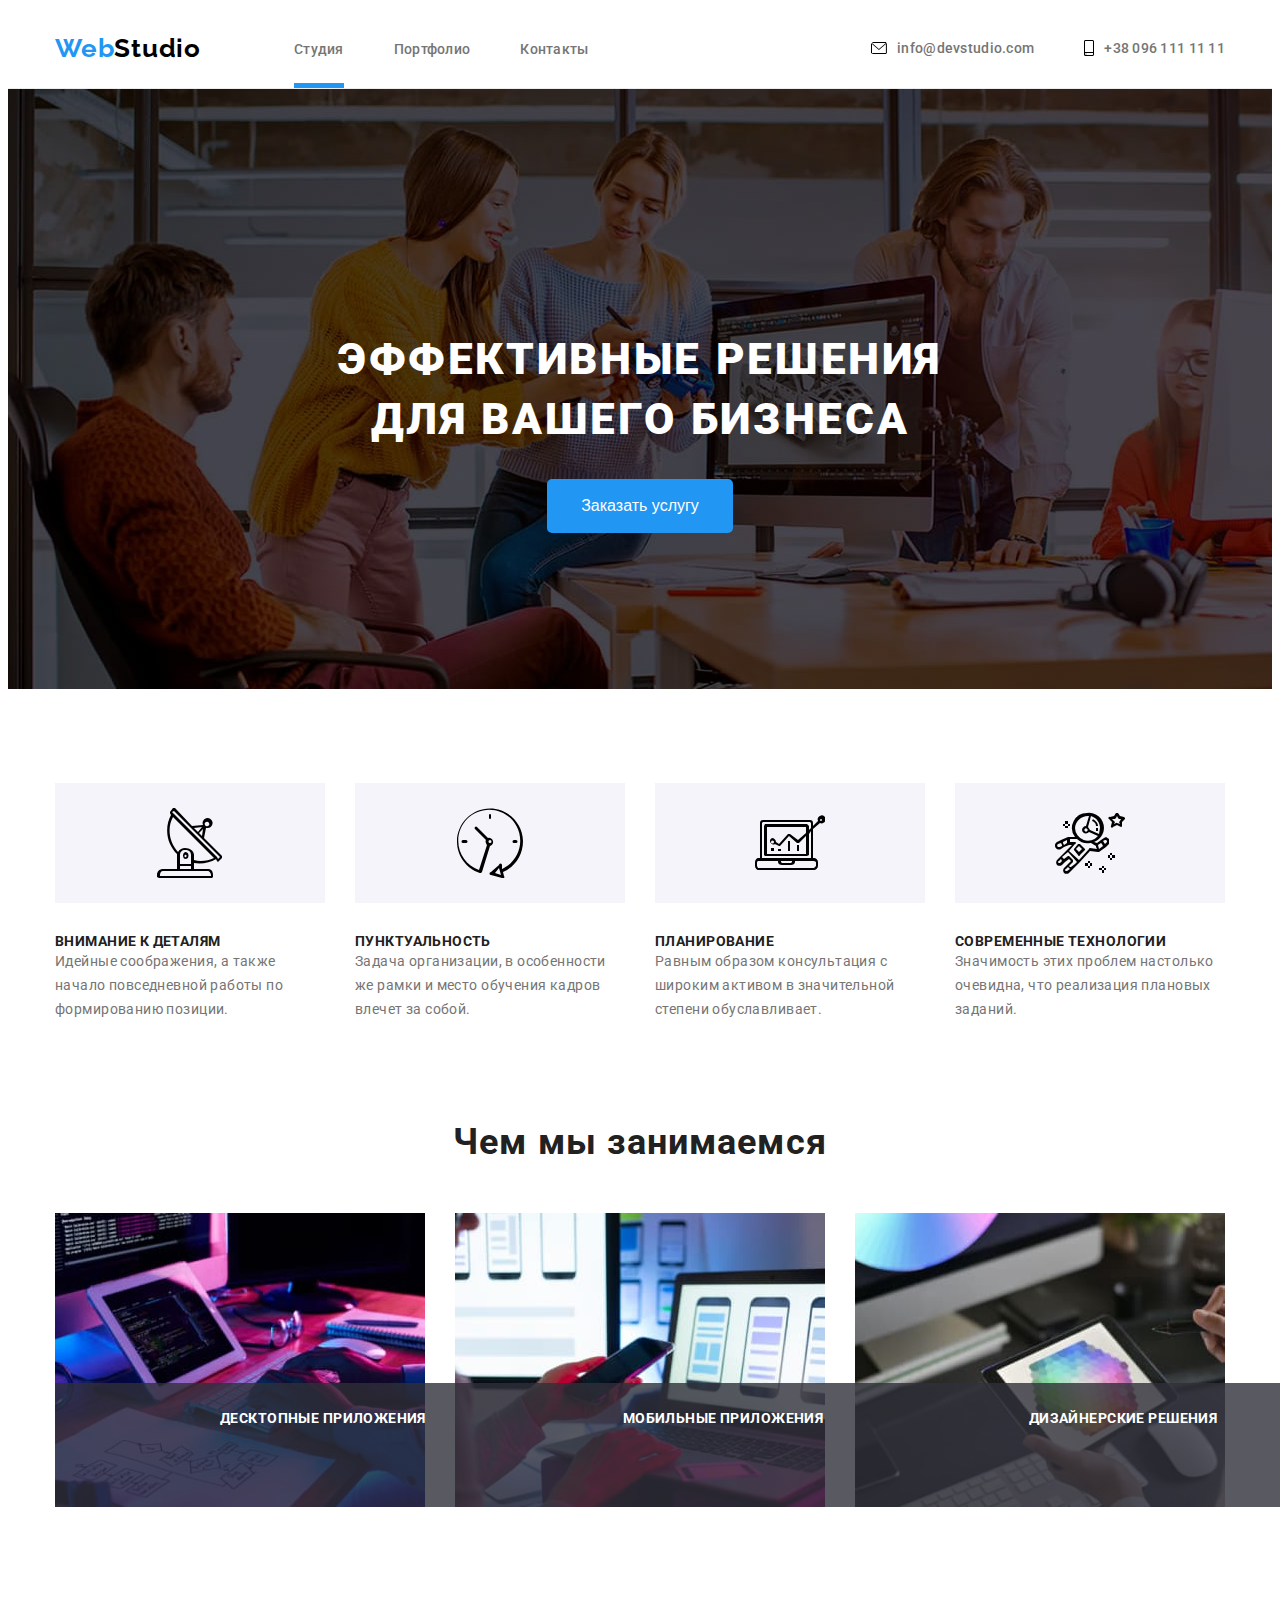
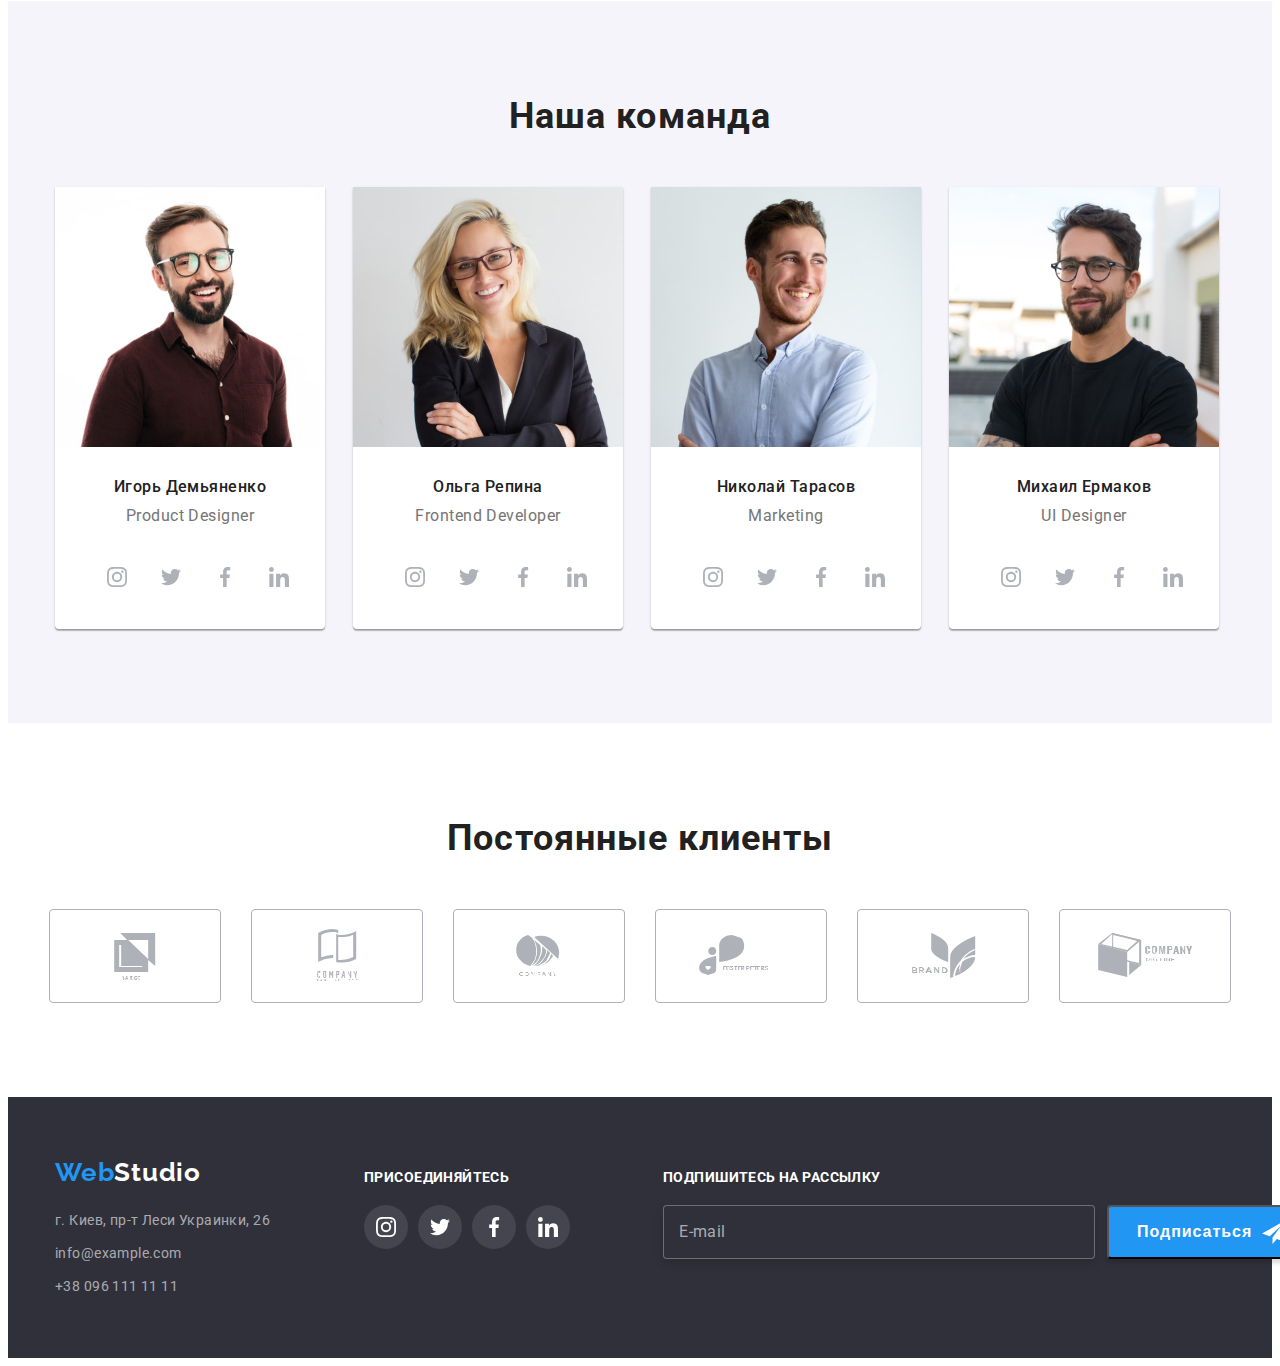
<file: index.html>
<!DOCTYPE html>
<html lang="ru">
<head>
    <meta charset="UTF-8">
    <meta http-equiv="X-UA-Compatible" content="IE=edge">
    <meta name="viewport" content="width=device-width, initial-scale=1.0">
    <title>Домашка №6 </title>
    <link href="https://fonts.googleapis.com/css2?family=Raleway:wght@700&family=Roboto:wght@400;500;700;900&display=swap" rel="stylesheet">
    <link rel="stylesheet" href="https://cdnjs.cloudflare.com/ajax/libs/modern-normalize/1.1.0/modern-normalize.min.css" integrity="sha512-wpPYUAdjBVSE4KJnH1VR1HeZfpl1ub8YT/NKx4PuQ5NmX2tKuGu6U/JRp5y+Y8XG2tV+wKQpNHVUX03MfMFn9Q==" crossorigin="anonymous" referrerpolicy="no-referrer" /> 
    <link rel="stylesheet" href="./css/styles.css">
</head>
 
     
<body>
    <!-- Шапка -->
    <div class = "body">
    <div class = "container">
                   
                <div class = "menu">
                    <a href = "" class="link-webstydio web">Web<span class = "span-stydio stydio">Studio</span></a>
                    <!-- Навигация -->
                    
                    <nav>
                    <ul class = "nav">
                        <li class = "item"><a href = "./index.html" class="link-nav one">Студия</a></li>
                        <li class = "item"><a href = "./portfolio.html" class="link-nav">Портфолио</a></li>
                        <li class = "item"><a href = "" class="link-nav">Контакты</a></li>
                    </ul>
                    </nav>
                    <ul class = "contact">
                        <li class = "item envelope">
                            <div class  = "unite">
                            <a href = "malto:info@devstudio.com" class="link-nav email">
                                <span class = "indent">info@devstudio.com</span>
                                <svg class = "icone-email link-nav" width = "16" height = "12">
                                    <use href = "./images/sprite1.svg#envelope"></use>
                                </svg>
                            </a>
                            </div>
                        </li>
                        <li class = "item smartphone">
                            <div class  = "unite">
                            <a href = "tel:+380961111111" class="link-nav tels">
                                <span class = "indent">+38 096 111 11 11</span>
                                
                                <svg class = "icone-email" width = "10" height = "16">
                                    <use href = "./images/smartphone1.svg#smartphone-1"></use>
                                </svg>
                            </a>
                            </div>
                        </li>
                    </ul>
                </div>
    </div>
    </div>        
    <section class = "page-header">
        <h1 class = "header-title">Эффективные решения для вашего бизнеса</h1>
        <button class = "service" data-modal-open>Заказать услугу</button>
    </section>

    
    <div class = "container">
    <!-- Основной контент -->

        <section class = "sections">
            <h2 class = "title-list" hidden>Наши усовершенствования</h2>
            <ul class = "list item">
                <li class = "li-item antenna-item">
                    <div class = "fone">
                    <svg class = "fon-svg" width = "70" height = "70">
                        <use href = "./images/sprite1.svg#antenna"></use>
                    </svg>
                    </div> 
                    <h3 class = li-title>Внимание к деталям</h3>
                    <p class = "text">Идейные соображения, а также начало повседневной работы по формированию позиции.</p>
                </li>
                <li class = "li-item clock-item">
                    <div class = "fone">
                        <svg class = "fon-svg" width = "70" height = "70">
                            <use href = "./images/sprite1.svg#clock"></use>
                        </svg>
                        </div>
                    <h3 class = "li-title">Пунктуальность</h3>
                    <p class = "text">Задача организации, в особенности же рамки и место обучения кадров влечет за собой.</p>
                </li>
                <li class = "li-item diagram-item">
                    <div class = "fone">
                        <svg class = "fon-svg" width = "70" height = "70">
                            <use href = "./images/sprite1.svg#diagram"></use>
                        </svg>
                        </div>
                    <h3 class = "li-title">Планирование</h3>
                    <p class = "text">Равным образом консультация с широким активом в значительной степени обуславливает.</p>
                </li>
                <li class = "li-item astronaut-item">
                    <div class = "fone">
                        <svg class = "fon-svg" width = "70" height = "70">
                            <use href = "./images/sprite1.svg#astronaut"></use>
                        </svg>
                        </div>
                    <h3 class = "li-title">Современные технологии</h3>
                    <p class = "text">Значимость этих проблем настолько очевидна, что реализация плановых заданий.</p>
                </li>
            </ul>
        </section>
        <!--Наши преимущества-->
        <section class = "feature">
            <h2 class = "title-list">Чем мы занимаемся</h2>
            <ul class = "list our-team">             
                <li class = "our-team">
                    <img src = "images/photo1.jpg" width = "370" alt = "работа на ноутбуке над кодом приложения" />
                    <p class = "picture-title">Десктопные приложения</p>
                </li>
                <li class = "our-team">
                    <img src = "images/photo2.jpg" width = "370" alt = "работа над мобильным приложением" />
                    <p class = "picture-title">Мобильные приложения</p>
                </li>
                <li class = "our-team">
                    <img src = "images/photo3.jpg" width = "370" alt = "работа на ноутбуке с цветом" />
                    <p class = "picture-title">Дизайнерские решения</p>
                </li>
            </ul>            
        </section>
    </div>
        <div class = "command-item">
        
        <section class = "our-command">
             
            <div class = "container"> 
            <h2 class = "title-list">Наша команда</h2>
                 
                 <ul class = "list command-item">
                    <li class = "command">
                        <img src = "images/img2.jpg" width = "270" alt = "Product Designer" />               
                        <h3 class = "username">Игорь Демьяненко</h3>                
                        <p class = "profession" lang = "en">Product Designer</p>
                        <ul class = " cart-social">
                            <li class = "social-item istagram">
                                <a class = "link-social cart" href = "">
                                    <svg class = "a-icon social-network" width = "20" height = "20">
                                        <use href = "./images/sprite.svg#instagram"></use>
                                    </svg>
                                </a>
                            </li>
                            <li class = "social-item twitter">
                                <a class = "link-social cart" href = "">
                                    <svg class = "a-icon social-network" width = "20" height = "20">
                                        <use href = "./images/sprite.svg#twitter"></use>
                                    </svg>
                                </a>
                            </li>
                            <li class = "social-item facebook">
                                <a class = "link-social cart" href = "">
                                    <svg class = "a-icon social-network" width = "20" height = "20">
                                        <use href = "./images/sprite.svg#facebook"></use>
                                    </svg>
                                </a>
                            </li>
                            <li class = "social-item linkedin">
                                <a class = "link-social cart" href = "">
                                    <svg class = "a-icon social-network" width = "20" height = "20">
                                        <use href = "./images/sprite.svg#linkedin"></use>
                                    </svg>
                                </a>
                            </li>
                        </ul>
                    </li>
                    <li class = "command">                   
                        <img src = "images/img3.jpg" width = "270" alt = "Frontend Developer" />                   
                        <h3 class = "username">Ольга Репина</h3>             
                        <p class = "profession" lang = "en">Frontend Developer</p>
                        <ul class = "cart-social">
                            <li class = "social-item istagrams">
                                <a class = "link-social cart" href = "">
                                    <svg class = "a-icon social-network" width = "20" height = "20">
                                        <use href = "./images/sprite.svg#instagram"></use>
                                    </svg>
                                </a>
                            </li>
                            <li class = "social-item  twitter">
                                <a class = "link-social cart" href = "">
                                    <svg class = "a-icon social-network" width = "20" height = "20">
                                        <use href = "./images/sprite.svg#twitter"></use>
                                    </svg>
                                </a>
                            </li>
                            <li class = "social-item facebook">
                                <a class = "link-social cart" href = "">
                                    <svg class = "a-icon social-network" width = "20" height = "20">
                                        <use href = "./images/sprite.svg#facebook"></use>
                                    </svg>
                                </a>
                            </li>
                            <li class = "social-item linkedin">
                                <a class = "link-social cart" href = "">
                                    <svg class = "a-icon social-network" width = "20" height = "20">
                                        <use href = "./images/sprite.svg#linkedin"></use>
                                    </svg>
                                </a>
                            </li>
                        </ul>
                    </li>
                    <li class = "command">                   
                        <img src = "images/imga.jpg" width = "270" alt = "Marketing" />                   
                        <h3 class = "username">Николай Тарасов</h3>             
                        <p class = "profession" lang = "en">Marketing</p>
                        <ul class = " cart-social">
                            <li class = "social-item istagram">
                                <a class = "link-social cart" href = "">
                                    <svg class = "a-icon social-network" width = "20" height = "20">
                                        <use href = "./images/sprite.svg#instagram"></use>
                                    </svg>
                                </a>
                            </li>
                            <li class = "social-item twitter">
                                <a class = "link-social cart" href = "">
                                    <svg class = "a-icon social-network" width = "20" height = "20">
                                        <use href = "./images/sprite.svg#twitter"></use>
                                    </svg>
                                </a>
                            </li>
                            <li class = "social-item facebook">
                                <a class = "link-social cart" href = "">
                                    <svg class = "a-icon social-network" width = "20" height = "20">
                                        <use href = "./images/sprite.svg#facebook"></use>
                                    </svg>
                                </a>
                            </li>
                            <li class = "social-item linkedin">
                                <a class = "link-social cart" href = "">
                                    <svg class = "a-icon social-network" width = "20" height = "20">
                                        <use href = "./images/sprite.svg#linkedin"></use>
                                    </svg>
                                </a>
                            </li>
                        </ul>
                    </li>
                    <li class = "command">                   
                        <img src = "images/img1.jpg" width = "270" alt = "UI Designer" />                   
                        <h3 class = "username">Михаил Ермаков</h3>             
                        <p class = "profession" lang = "en">UI Designer</p>
                        <ul class = " cart-social">
                            <li class = "social-item istagram">
                                <a class = "link-social cart" href = "">
                                    <svg class = "a-icon social-network" width = "20" height = "20">
                                        <use href = "./images/sprite.svg#instagram"></use>
                                    </svg>
                                </a>
                            </li>
                            <li class = "social-item twitter">
                                <a class = "link-social cart" href = "">
                                    <svg class = "a-icon social-network" width = "20" height = "20">
                                        <use href = "./images/sprite.svg#twitter"></use>
                                    </svg>
                                </a>
                            </li>
                            <li class = "social-item facebook">
                                <a class = "link-social cart" href = "">
                                    <svg class = "a-icon social-network" width = "20" height = "20">
                                        <use href = "./images/sprite.svg#facebook"></use>
                                    </svg>
                                </a>
                            </li>
                            <li class = "social-item linkedin">
                                <a class = "link-social cart" href = "">
                                    <svg class = "a-icon social-network" width = "20" height = "20">
                                        <use href = "./images/sprite.svg#linkedin"></use>
                                    </svg>
                                </a>
                            </li>
                        </ul>
                    </li>
                </ul>
            </div>
               
        </section>    
    </div>
    <div class = "zero"></div>
    <div class = "container">
        <div class = "regular-customers">
            <h2 class = "clients">Постоянные клиенты</h2>
            <ul class = "list icon-list">
                <li class = "icon-item">
                    <!--<img class = "img-block" src = "./images/client1.svg" alt = "логотип компании <span lang = 'en'>YA & CO</span>">-->
                    <a class = "client-good" href = "">
                        <svg class = "client-good-icon">
                            <use href = "./images/sprite1.svg#client1"></use>
                        </svg>
                    </a>
                </li>
                <li class = "icon-item">
                    <!--<img src = "./images/client2.svg" alt = "логотип компании <span lang = 'en'>COMPANY TEGLINE HERE</span>">-->
                    <a class = "client-good" href = "">
                        <svg class = "client-good-icon">
                            <use href = "./images/sprite1.svg#client2"></use>
                        </svg>
                    </a>
                </li>
                <li class = "icon-item">
                    <!--<img src = "./images/client3.svg" alt = "логотип компании <span lang = 'en'>COMPANY</span>">-->
                    <a class = "client-good" href = "">
                        <svg class = "client-good-icon">
                            <use href = "./images/sprite1.svg#client3"></use>
                        </svg>
                    </a>
                </li>
                <li class = "icon-item">
                    <!--<img class = "hover" src = "./images/client4.svg" alt = "логотип компании <span lang = 'en'>FOSTERS PETERS</span>">-->
                    <a class = "client-good" href = "">
                        <svg class = "client-good-icon">
                            <use href = "./images/sprite1.svg#client4"></use>
                        </svg>
                    </a>
                </li>
                <li class = "icon-item">
                    <!--<img src = "./images/client5.svg" alt = "логотип компании <span lang = 'en'>BREND</span>">-->
                    <a class = "client-good" href = "">
                        <svg class = "client-good-icon">
                            <use href = "./images/sprite1.svg#client5"></use>
                        </svg>
                    </a>
                </li>
                <li class = "icon-item">
                    <!--<img src = "./images/client6.svg" alt = "логотип компании <span lang = 'en'>COMPANY TAG LINE</span>">-->
                    <a class = "client-good" href = "">
                        <svg class = "client-good-icon">
                            <use href = "./images/sprite1.svg#client6"></use>
                        </svg>
                    </a>
                </li>
            </ul>
        </div>
    </div>
    </main>
       
     
    <footer class = "footer">
        <!--Логотип-->

        <div class = "container">
            <div class = "total">
            <div class = "contact-footer">
                <a href = "" class="link-webstydio web">Web<span class = "span-stydio-footer stydio">Studio</span></a>
                <address>
                    <p class = "address">г. Киев, пр-т Леси Украинки, 26</p>                    
                    <p class = "text-email"><a href = "mailto:info@example.com" class=" email-footer">info@example.com</a></p>
                    <p class = "text-tel"><a href = "tel:+380961111111" class="tel">+38 096 111 11 11</a></p>             
                </address>
            </div>
        <div class = "social-footer">
            <h3 class = "footer-text-title">присоединяйтесь</h3>
            <ul class = "list list-social">
                <li class = "social-item  ">
                    <a class = "link-social" href = "">
                        <svg class = "a-icon" width = "20" height = "20">
                            <use href = "./images/sprite.svg#instagram"></use>
                        </svg>
                    </a>
                </li>
                <li class = "social-item  ">
                    <a class = "link-social twitter-link" href = "">
                        <svg class = "a-icon" width = "20" height = "20">
                            <use href = "./images/sprite.svg#twitter"></use>
                        </svg>
                    </a>
                </li>
                <li class = "social-item  ">
                    <a class = "link-social" href = "">
                        <svg class = "a-icon" width = "20" height = "20">
                            <use href = "./images/sprite.svg#facebook"></use>
                        </svg>
                    </a>
                </li>
                <li class = "social-item  ">
                    <a class = "link-social" href = "">
                        <svg class = "a-icon" width = "20" height = "20">
                            <use href = "./images/sprite.svg#linkedin"></use>
                        </svg>
                    </a>
                </li> 
            </ul>
        </div>
        <div class = "form-footer">
            <h3 class = "subscribe">Подпишитесь на рассылку</h3>
            <form class = "form-mailing">
                <div class = "form-flex">
                    <div class = "footer-input">                        
                        <input class = "input-text" type = "email" name = "emal" id = "emal">
                        <label class = "emal-mailing">E-mail</label>
                    </div>
                    <div class = "form-submit">
                        <button class = "form-btn-submit">
                            Подписаться
                            <svg class = "icon-send" width = "24" height = "24">
                                <use href = "./images/icon-send.svg#icon-send"></use>
                            </svg>
                        </button>
                    </div>
                </div>
            </form>
        </div>
        </div>
    </div>
    </footer>  
                <!-- Модальное окно-->
    <div class = "modal is-hidden" data-modal>
        
        <div class = "modal-in">
            <div class = "form-modal"> 
            <form class="form js-speaker-form">
                <h2 class = "modal-title">Оставьте свои данные, мы вам перезвоним</h2>
                <div class = "element">
                <div class="form-field">
                    <label class="form-label" for="user-name">Имя</label>                        
                    <input class="form-input" type="text" name="user-name" id="user-name" placeholder=" "  />
                    <span class = "icon">
                        <svg  width = "18" height = "18">
                            <use href = "./images/icons.svg#person-black-18dp-1"></use>
                        </svg>
                    </span>
                  
                </div>
            
                <div class="form-field">
                    <label class = "form-label" for="tel">Телефон</label>
                    <input class = "form-input" type="tel" name="tel" id="tel" placeholder=" "/>
                    <span class = "icon">
                        <svg  width = "18" height = "18">
                            <use href = "./images/icons.svg#phone-black-18dp-1"></use>
                        </svg>
                    </span>                   
                </div>            
                <div class="form-field">
                    <label class = "form-label" for="mail">Почта</label>
                    <input class = "form-input" type="email" name="mail" id="mail" placeholder=" "/>
                    <span class = "icon">
                        <svg  width = "18" height = "18">
                            <use href = "./images/icons.svg#email-black-18dp-1"></use>
                        </svg>
                    </span>
                   
                </div>

                <div class="form-field">                     
                    <label class = "label-comment" for="comment"> коментарий</lable>
                    <textarea class = "comment" name="comment" id="comment" rows="8" cols="40" placeholder="Введите текст"></textarea>                     
                </div>
                </div>
                <div class = "custom">
                    <label class = "policy-label">
                        <input type = "checkbox" name = "policy" class = "real-checkbox">
                        <span class = "custom-checkbox"></span>
                        Соглашаюсь с рассылкой и принимаю <a class = "check-policy" href = "">Условия договора</a>
                    </label>
                </div>                 
                <div class = "button-center">
                    <button class = "btn-send">Отправить</button>
                </div>
                </form>
            </div>
          <button type = "button" class = "button-modal-close" data-modal-close>
              <svg class = "close-btn" width = "18" height = "18">
                  <use href = "./images/close.svg#close"></use>
              </svg>
          </button>
        
      
      </div> 
    </div>

 
  
  <script src="./js/modal.js"></script>
</body>
</html>
</file>
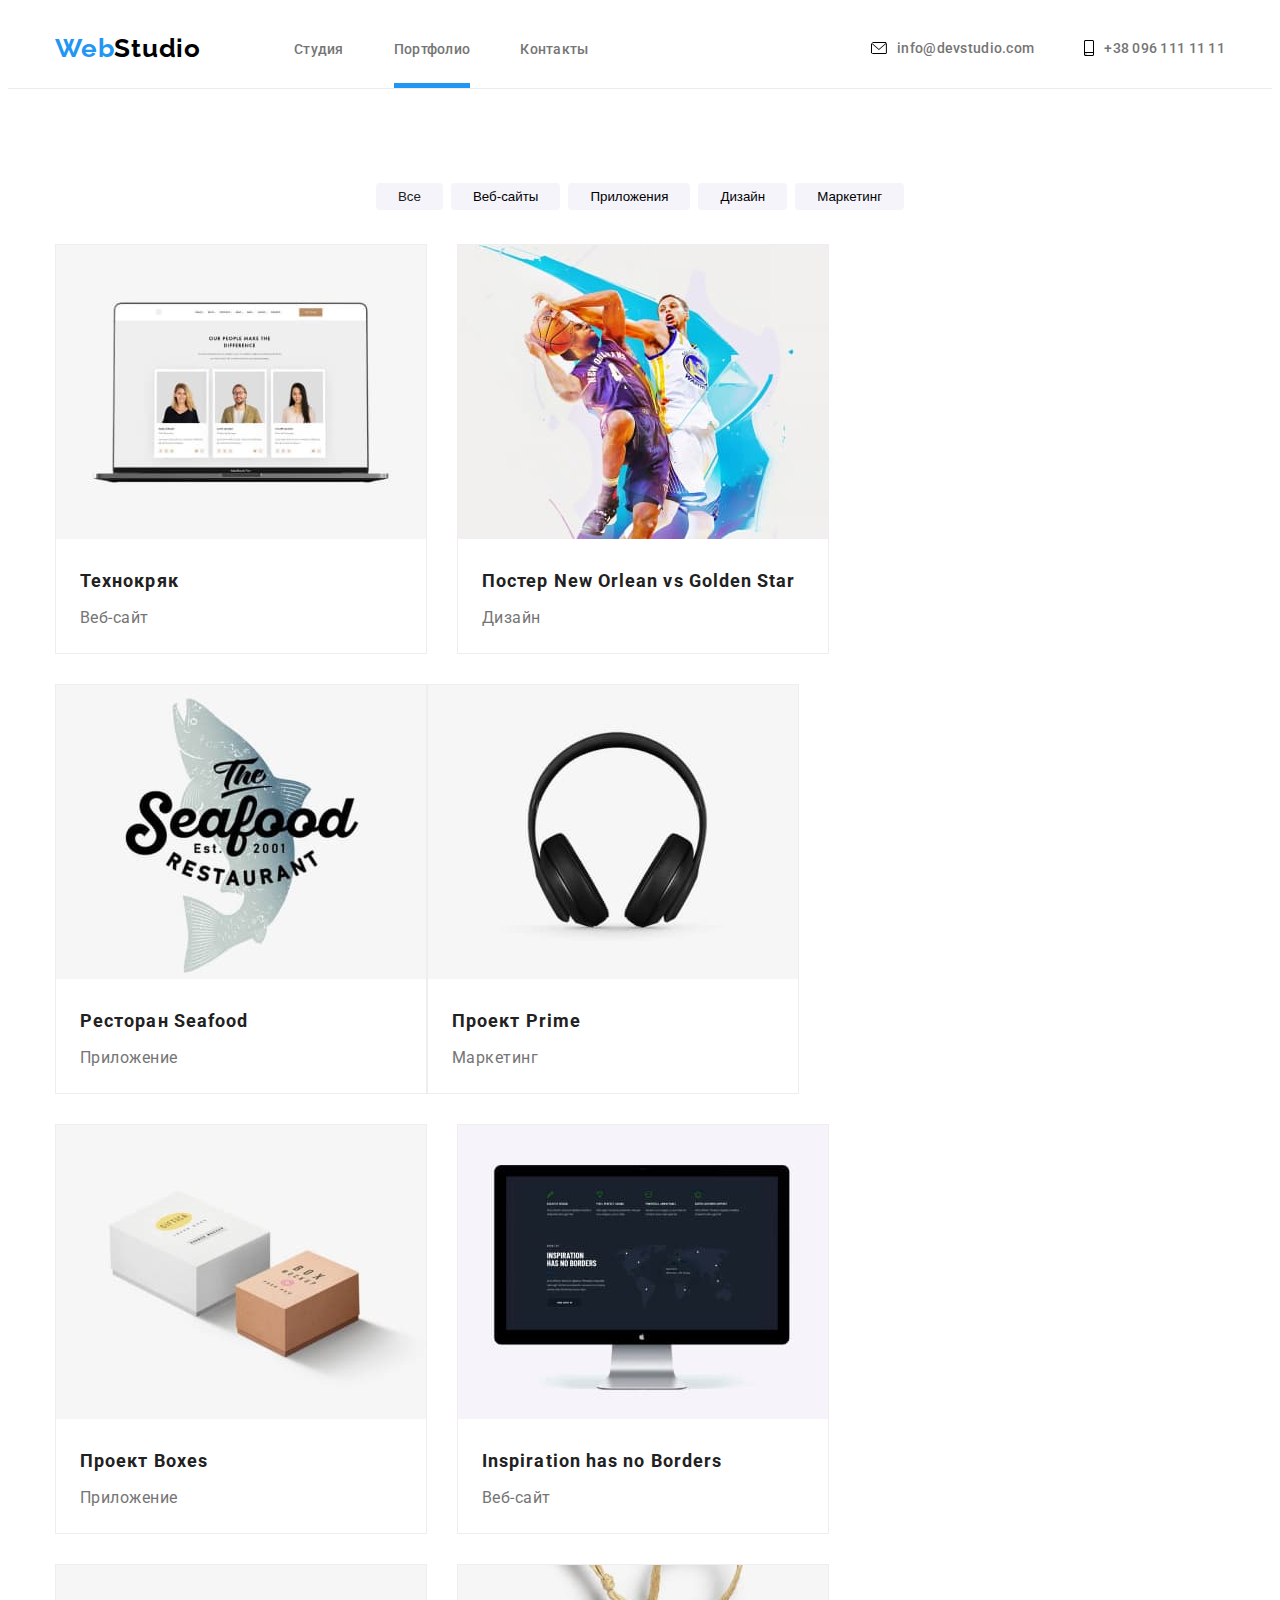
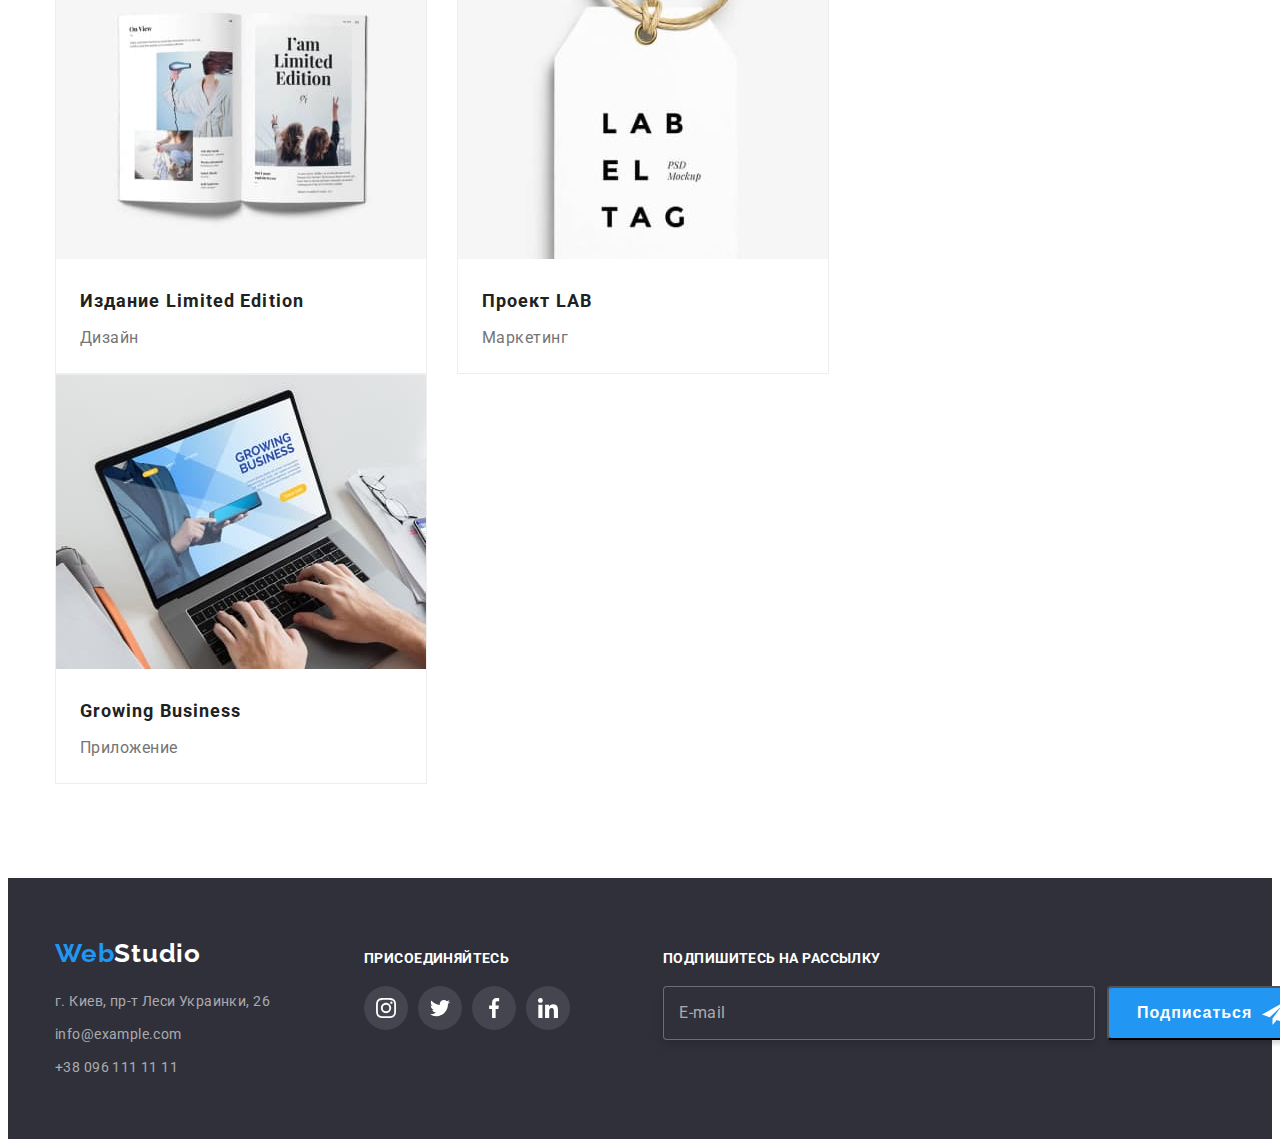
<file: portfolio.html>
<!DOCTYPE html>
<html lang="ru">
<head>
    <meta charset="UTF-8">
    <meta http-equiv="X-UA-Compatible" content="IE=edge">
    <meta name="viewport" content="width=device-width, initial-scale=1.0">
    <title>Домашка №4-Портфолио</title>  
    <link href="https://fonts.googleapis.com/css2?family=Raleway:wght@700&family=Roboto:wght@400;500;700;900&display=swap" rel="stylesheet"> 
    <link rel="stylesheet" href="https://cdnjs.cloudflare.com/ajax/libs/modern-normalize/1.1.0/modern-normalize.min.css" integrity="sha512-wpPYUAdjBVSE4KJnH1VR1HeZfpl1ub8YT/NKx4PuQ5NmX2tKuGu6U/JRp5y+Y8XG2tV+wKQpNHVUX03MfMFn9Q==" crossorigin="anonymous" referrerpolicy="no-referrer" />
    <link rel="stylesheet" href="./css/styles.css">
</head>
<body>
      <!-- Шапка -->
       
       
      <div class = "container"> 
        <header class = "header">
            <div class = "menu">        
                <a href = "" class="link-webstydio web"> Web<span class = "span-stydio stydio">Studio</span></a>
                <!-- Навигация -->
                <nav>
                    <ul class = "nav">
                        <li class = "item"><a href = "./index.html" class="link-nav">Студия</a></li>
                        <li class = "item"><a href = "./portfolio.html" class="link-nav portfolio">Портфолио</a></li>
                        <li class = "item"><a href = "" class="link-nav">Контакты</a></li>
                    </ul>
                </nav>
                <ul class = "contact">
                    <li class = "item envelope">
                        <div class  = "unite">
                        <a href = "malto:info@devstudio.com" class="link-nav email">
                            <span class = "indent">info@devstudio.com</span>
                            <svg class = "icone-email link-nav" width = "16" height = "12">
                                <use href = "./images/sprite1.svg#envelope"></use>
                            </svg>
                        </a>
                        </div>
                    </li>
                    <li class = "item smartphone">
                        <div class  = "unite">
                            <a href = "tel:+380961111111" class="link-nav tels">
                                <span class = "indent">+38 096 111 11 11</span>
                                
                                <svg class = "icone-email" width = "10" height = "16">
                                    <use href = "./images/smartphone1.svg#smartphone-1"></use>
                                </svg>
                            </a>
                        </div>
                    </li>
                </ul>
            </div>           
        </header>
        </div>
        <div class = "body"></div>
        <div class = "container">
    <!--Основной контент-->
    <main>
        <!--Фильтры-->
        <div class = "filter-card-portfolio">
            <div class = "btn">
                <h2 hidden>Расширенный фильтр</h2>
                <ul class = "list btn-filter"> 
                    <li class = "filter"><button type="button" class = "item-filter padding-btn">Все</button></li>
                    <li class = "filter"><button class = "padding-btn" type="button">Веб-сайты</button></li>
                    <li class = "filter"><button class = "padding-btn" type="button">Приложения</button></li>
                    <li class = "filter"><button class = "padding-btn" type="button">Дизайн</button></li>
                    <li class = "filter"><button class = "padding-btn" type="button">Маркетинг</button></li>
                </ul>
            </div>
            <!--Карточки портфолио-->
            <section class = "button-filter">
            <ul class="list card">        
                <li class = "item-card">                     
                    <a class = "non-border" href = "">
                        <div class = "thumb">                                                 
                            <img src = "./images/imgf.jpg" width = "370" height="294" alt = "Веб-сайт">                    
                                <div class = "thumb-overlay">
                                    <div class = "thumb-text">
                                        <p class = "text-overlay">
                                            Технокряк это современная площадка распространения коронавируса. Компании используют эту платформу для цифрового шпионажа и атак на защищённые сервера конкурентов.
                                        </p>                                                                                                                                                                             
                                    </div>
                                </div>
                            </div>                    
                        <h3 class = "title-section">Технокряк</h3>
                        <p class = "text-item">Веб-сайт</p>
                    </a>
                </li>
                <li class = "item-card">                    
                    <a class = "non-border" href = "">
                        <div class = "thumb"> 
                            <img src = "./images/img1f.jpg" width = "370" height="294" alt = " Матч двух баскетбольных команд New Orlean vs Golden Star">
                                <div class = "thumb-overlay">
                                    <div class = "thumb-text">
                                        <p class = "text-overlay">
                                            Технокряк это современная площадка распространения коронавируса. Компании используют эту платформу для цифрового шпионажа и атак на защищённые сервера конкурентов.
                                        </p>
                                    </div>
                                </div>
                            </div>
                        <h3 class = "title-section">Постер New Orlean vs Golden Star</h3>
                        <p class = "text-item">Дизайн</p>                    
                    </a>
                </li>
                <li class = "item-card">                    
                    <a class = "non-border" href = "">
                        <div class = "thumb"> 
                            <img src = "./images/img2f.jpg" width = "370" height="294" alt = "Логотип Ресторан Seafood">
                                <div class = "thumb-overlay">
                                    <div class = "thumb-text">
                                        <p class = "text-overlay">
                                            Технокряк это современная площадка распространения коронавируса. Компании используют эту платформу для цифрового шпионажа и атак на защищённые сервера конкурентов.
                                        </p>
                                    </div>
                                </div>
                            </div>
                        <h3 class = "title-section">Ресторан Seafood</h3>
                        <p class = "text-item">Приложение</p>
                    </a>
                </li>        
                <li class = "item-card">                    
                    <a class = "non-border" href = "">
                        <div class = "thumb">                         <img src = "./images/imgf3.jpg" width = "370" height="294" alt = "Наушеники">
                            <div class = "thumb-overlay">
                                <div class = "thumb-text">
                                    <p class = "text-overlay">
                                        Технокряк это современная площадка распространения коронавируса. Компании используют эту платформу для цифрового шпионажа и атак на защищённые сервера конкурентов.
                                    </p>
                                </div>
                            </div>
                        </div>
                    <h3 class = "title-section">Проект Prime</h3>
                    <p class = "text-item">Маркетинг</p>
                    </a>
                </li>
                <li class = "item-card">                    
                    <a class = "non-border" href = "">
                        <div class = "thumb"> 
                            <img src="./images/imgf4.jpg" width = "370" height="294" alt = "Небольшие коробки">
                                <div class = "thumb-overlay">
                                    <div class = "thumb-text">
                                        <p class = "text-overlay">
                                            Технокряк это современная площадка распространения коронавируса. Компании используют эту платформу для цифрового шпионажа и атак на защищённые сервера конкурентов.
                                        </p>
                                    </div>
                                </div>
                            </div>
                        <h3 class = "title-section">Проект Boxes</h3>
                        <p class = "text-item">Приложение</p>
                    </a>
                </li>
                <li class = "item-card">                    
                    <a class = "non-border" href = "">
                        <div class = "thumb"> 
                            <img src="./images/imgf5.jpg" width = "370" height="294" alt = "У вдохновения нет границ">
                                <div class = "thumb-overlay">
                                    <div class = "thumb-text">
                                        <p class = "text-overlay">
                                            Технокряк это современная площадка распространения коронавируса. Компании используют эту платформу для цифрового шпионажа и атак на защищённые сервера конкурентов.
                                        </p>
                                    </div>
                                </div>
                            </div>
                        <h3 class = "title-section" lang="en">Inspiration has no Borders</h3>
                        <p class = "text-item">Веб-сайт</p>
                    </a>
                </li>        
                <li class = "item-card">                    
                    <a class = "non-border" href = "">
                        <div class = "thumb">
                            <img src="./images/imgf6.jpg" width = "370" height="294" alt = "Ограниченное издание">
                                <div class = "thumb-overlay">
                                    <div class = "thumb-text">
                                        <p class = "text-overlay">
                                            Технокряк это современная площадка распространения коронавируса. Компании используют эту платформу для цифрового шпионажа и атак на защищённые сервера конкурентов.
                                        </p>
                                    </div>
                                </div>
                            </div>
                        <h3 class = "title-section">Издание Limited Edition</h3>
                        <p class = "text-item">Дизайн</p>
                    </a>
                </li>
                <li class = "item-card">                    
                    <a class = "non-border" href = "">
                        <div class = "thumb"> 
                            <img src="./images/imgf7.jpg" width = "370" height="294" alt = "Проект LAB">
                                <div class = "thumb-overlay">
                                    <div class = "thumb-text">
                                        <p class = "text-overlay">
                                            Технокряк это современная площадка распространения коронавируса. Компании используют эту платформу для цифрового шпионажа и атак на защищённые сервера конкурентов.
                                        </p>
                                    </div>
                                </div>
                            </div>
                        <h3 class = "title-section">Проект LAB</h3>
                        <p class = "text-item">Маркетинг</p>
                    </a>
                </li>
                <li class = "item-card">                    
                    <a class = "non-border" href = "">
                        <div class = "thumb"> 
                            <img src="./images/imgf8.jpg" width = "370" height="294" alt = "Разработка бизнес приложения на ноутбуке">
                            <div class = "thumb-overlay">
                                <div class = "thumb-text">
                                    <p class = "text-overlay">
                                        Технокряк это современная площадка распространения коронавируса. Компании используют эту платформу для цифрового шпионажа и атак на защищённые сервера конкурентов.
                                    </p>
                                </div>
                            </div>
                        </div>
                        <h3 class = "title-section" lang="en">Growing Business</h3>
                        <p class = "text-item">Приложение</p>
                    </a>
                </li>
            </ul>
        </section>
    </main>
    </div>
    
    <!-- Футер-->
    <footer class = "footer portfolio">
        <!--Логотип-->
        <div class = "container">
            <div class = "total">
        <div class = "contact-footer">
            <a href = "" class="link-webstydio web">Web<span class = "span-stydio-footer stydio">Studio</span></a>
            <address>
                <p class = "address">г. Киев, пр-т Леси Украинки, 26</p>
                
                <p class = "text-email"><a href = "mailto:info@example.com" class="email-footer">info@example.com</a></p>
                <p class = "text-tel"><a href = "tel:+380961111111" class="tel">+38 096 111 11 11</a></p>             
                
            </address>
        </div>
        <div class = "social-footer">
            <h3 class = "footer-text-title">присоединяйтесь</h3>
            <ul class = "list list-social">
                <li class = "social-item  ">
                    <a class = "link-social" href = "">
                        <svg class = "a-icon" width = "20" height = "20">
                            <use href = "./images/sprite.svg#instagram"></use>
                        </svg>
                    </a>
                </li>
                <li class = "social-item  ">
                    <a class = "link-social twitter-link" href = "">
                        <svg class = "a-icon" width = "20" height = "20">
                            <use href = "./images/sprite.svg#twitter"></use>
                        </svg>
                    </a>
                </li>
                <li class = "social-item  ">
                    <a class = "link-social" href = "">
                        <svg class = "a-icon" width = "20" height = "20">
                            <use href = "./images/sprite.svg#facebook"></use>
                        </svg>
                    </a>
                </li>
                <li class = "social-item  ">
                    <a class = "link-social" href = "">
                        <svg class = "a-icon" width = "20" height = "20">
                            <use href = "./images/sprite.svg#linkedin"></use>
                        </svg>
                    </a>
                </li> 
            </ul>
        </div>
        <div class = "form-footer">
            <h3 class = "subscribe">Подпишитесь на рассылку</h3>
            <form class = "form-mailing">
                <div class = "form-flex">
                    <div class = "footer-input">                        
                        <input class = "input-text" type = "email" name = "emal" id = "emal">
                        <label class = "emal-mailing">E-mail</label>
                    </div>
                    <div class = "form-submit">
                        <button class = "form-btn-submit">
                            Подписаться
                            <svg class = "icon-send" width = "24" height = "24">
                                <use href = "./images/icon-send.svg#icon-send"></use>
                            </svg>
                        </button>
                    </div>
                </div>
            </form>
        </div>
    </div>
        </div>
    </footer>    
</body>
</html>
</file>
<file: css/styles.css>
:root {
  --primary-color: #ffffff;
  --webstydio-link: #2196F3;
  --title-text: #212121;
  --text-color: #757575;
  --contact-color: rgba(255, 255, 255, 0.6);
}

body {
  background-color: var(--primary-color);
  font-family: 'Roboto', sans-serif;
}

h1,
h2,
h3,
h4,
h5,
h6,
p {
  margin: 0;
}

img {
  display: block;
}
.body {
  border-bottom: 1px solid #ECECEC;  
}

.page-header {
  display: flex;
  flex-direction: column;
  align-items: center;
  background-color: #2F303A;
  height: 600px;
  width: 100%;
  max-width: 1600px;
  background-image: linear-gradient(
    to right, rgba(0, 0, 0, 0.5),  
    rgba(10, 0, 0, 0.5)),
    url("../images/Img-header.jpg");   
}

.header-title {
  width: 696px;
  height: 120px;
  margin-top: 240px;   
}

.top {
  width: 100%;
  height: 80px;  
}

.container {   
  width: 1170px;
  margin: 0 auto;         
}

 .menu {
   display: flex;
   align-items: center;

   height: 80px; 
      
 }

.link-webstydio {
  display: block;
  color: var(--webstydio-link);
  text-decoration: none;
  margin-right: 93px;  
}

.nav {
  display: flex;
  padding: 0;
  margin: 0;
}

.nav > .item + .item {
  margin-left: 50px;
}

.contact {
  display: flex;
  align-items: center;
  padding: 0;
  margin: 0;
  margin-left: auto;
} 

.contact > .item + .item {
  margin-left: 50px;
}
.web,
.stydio {
  font-family: Raleway;
  font-style: normal;
  font-weight: 700;
  font-size: 26px;
  line-height: calc(31 / 26);
  letter-spacing: 0.03em;
}

.link-webstydio:hover {
  text-decoration:none;
}

.span-stydio {
  color: #000000;
}

.nav,
.contact {
  list-style: none;
  text-decoration: none; 
  font-style: normal;  
} 

.link-nav {
  text-decoration: none;    
  font-style: normal;
  font-weight: 500;
  font-size: 14px;
  line-height: calc(16 / 14);
  letter-spacing: 0.02em;
  color: var(--text-color);

  transition: color 250ms cubic-bezier(0.4, 0, 0.2, 1);
} 

.link-nav.tels {
  display: flex;  
  align-items: center;
  flex-direction: row-reverse;
  width: 100%;
  height: 100%;  
  color: var(--text-color);   
  font-style: normal;
  font-weight: 500;
  font-size: 14px;
  line-height: calc(16 / 14);
  letter-spacing: 0.02em;
}

.link-nav:focus,
.link-nav:hover {
  text-decoration:none;
  color: var(--webstydio-link);
}

  .link-nav.one {
  position: relative;   
  font-style: normal;
  font-weight: 500;
  font-size: 14px;
  line-height: calc(16 / 14);
  letter-spacing: 0.02em;
}

.link-nav.one::after {
  position: absolute;
  top: 42px;
  left: 0;
  bottom: 0;
  content: "";
  display: block;
  width: 100%;
  height: 5px;
  background-color: var(--webstydio-link);
}
 

.link-nav.one:hover,
.link-nav.one:focus {
  color: var(--webstydio-link);
  border: none;
} 

 .icon-email {
   width: 16px;
   height: 12px;
   padding-right: 10px;   
   }
    .icon-email:focus,
   .icone-email:hover {
     fill:#2196F3;
     color:#2196F3;
   }

    .unite {
      display: flex;
    }

    .unite:hover {
      fill:#2196F3;
     color:#2196F3;
    }

.link-nav.email { 
  display: flex;
  align-items: center;
  flex-direction: row-reverse;
  width: 100%;
  height: 100%;  
  font-style: normal;
  font-weight: 500;
  font-size: 14px;
  line-height: calc(16 / 14);
  letter-spacing: 0.02em;  
}

 .indent {
   padding-left: 10px;
 }

.header-title {   
  font-style: normal;
  font-weight: 900;
  font-size: 44px;
  line-height: calc(60 / 44);
  /* or 136% */

  text-align: center;
  letter-spacing: 0.06em;
  text-transform: uppercase;
  color: var(--primary-color);
  margin-bottom: 30px;
}

.service { 
  display: block; 
  background-color: var(--webstydio-link); 
  color: var(--primary-color);
  font-style: normal;
  font-weight: 500;
  font-size: 16px;
  line-height: calc(30 / 16);
  border: 2px solid #2196F3;
  border-radius: 5px;
  padding: 10px 32px;

  transition-property: background-color;
  transition-duration: 250ms;
  transition-timing-function: cubic-bezier(0.4, 0, 0.2, 1);
  /*transition: background-color 250ms cubic-bezier(0.4, 0, 0.2, 1); */
}
 
.service:focus,
.service:hover {
  background-color:  #188ce8;
  
  cursor: pointer;
}

.main {
  display: flex;
  flex-direction: column;
}

.sections {
  display: flex;
  padding-top: 94px;
}

.list.item {
  display: flex;
  padding-left: 0;
  margin: 0;
  padding-bottom: 94px;
  
}

.li-item {
  width: 270px;
  height: 101px;
}

.list.item >.li-item + .li-item {
  margin-left: 30px;
}


.list.our-team {
  display: flex;
  padding-left: 0;
  margin: 0;
   
}

.list.our-team > .our-team + .our-team {
  margin-left: 30px;
}
.feature {
  padding-top: 94px;
  padding-bottom: 94px;
  
}

.picture-title {   
  position: absolute;
  bottom: 0;
  width: 370px;
  height: 70px;  
  
  font-style: normal;
  font-weight: bold;
  font-size: 14px;
  line-height: calc(16 / 14);
  text-align: center;
  letter-spacing: 0.03em;
  text-transform: uppercase;
  color: #FFFFFF;
  padding-top: 27px;
  padding-right: 82px;
  padding-bottom: 27px;
  padding-left: 83px;
  background-color: rgba(47, 48, 58, 0.8);

}

.our-team {
  position: relative;
}

 .title-list {
    
   margin-bottom: 50px;
  
 }

 .our-command {  
   
  padding-top: 94px;
  /*max-height: 708px;*/
  padding-bottom: 94px;  
   
 }

 .command-item {
  width: 100%;
  max-width: 1600px;
  background-color: #F5F4FA;
  /*padding-bottom: 94px;   */  
 }

.li-title {   
  font-style: normal;
  font-weight: 700;
  font-size: 14px;
  line-height: calc(16 / 14);
  letter-spacing: 0.03em;
  text-transform: uppercase;
  color: var(--title-text);
}
 

.li-item {
  display: flex;
  flex-direction: column;   
  height: 120px;
  background-size: auto;
  background-repeat: no-repeat;
  background-position: center;
  background-color: #F5F4FA;
  margin-bottom: 30px;
}


 .fon-svg {
   display: flex;
   background-position: center;
   background-size: contain; 
   align-items: center;
   width: 70px;
   height: 70px;    
   margin-top: 25px;
    
 }

 .fone {
    display: flex;
    background-position: center;
    align-items: center;
    justify-content: center;     
    width: 100%;
    height: 100%;
    margin-bottom: 55px;    
 }

.text {   
  font-style: normal;
  font-weight: normal;
  font-size: 14px;
  line-height: calc(24 / 14);
  /* or 171% */
  letter-spacing: 0.03em;
  color: var(--text-color);
}

.title-list {   
  font-style: normal;
  font-weight: 700;
  font-size: 36px;
  line-height: calc(42 / 36);
  text-align: center;
  letter-spacing: 0.03em;
  color: var(--title-text);
  margin-bottom: 50px;
}

.username {   
  font-style: normal;
  font-weight: 500;
  font-size: 16px;
  line-height: calc(19 / 16);
  /* identical to box height */   
  letter-spacing: 0.03em;
  color: var(--title-text);
  padding-top: 30px;
  text-align: center;
}

.profession {   
  font-style: normal;
  font-weight: normal;
  font-size: 16px;
  line-height: calc(19 / 16);
  /* identical to box height */   
  letter-spacing: 0.03em;
  color: var(--text-color);
  text-align: center;
  padding-top: 10px;
  padding-bottom: 30px;
}

.list {
  list-style: none;  
}

.list.command-item {
  display: flex;
  padding-left: 0;
  margin: 0;
  
}


.list.command-item > .command + .command {
  margin-left: 28px;
}

.command {
  /*border-left: 0.1px solid rgb(166, 208, 237);
  border-right: 0.1px solid rgb(166, 208, 237);
  border-bottom: 0.1px solid rgb(166, 208, 237);*/
  box-shadow: 0px 1px 3px rgba(0, 0, 0, 0.12), 
  0px 1px 1px rgba(0, 0, 0, 0.14), 
  0px 2px 1px rgba(0, 0, 0, 0.2);
   
  border-radius: 0px 0px 4px 4px;
  background-color: var(--primary-color);
}

.cart-social {
  display: flex;
  list-style: none;
  margin-bottom: 30px;
}

.zero {
  height: 94px;
}

 /*regular-customers */

 .regular-customers {
   width: 1170px;
   /*max-height: 184px;*/
   /*padding-top: 94px;*/
   margin-bottom: 94px;       
 }

 .clients {
  font-style: normal;
  font-weight: bold;
  font-size: 36px;
  line-height: calc(42 / 36);
  text-align: center;
  letter-spacing: 0.03em;
  color: #212121;
  margin-bottom: 50px;  
 }  

 .hover {
   display: block;
 }

 .hover:hover {
   fill: #2196F3
 }

 .list.icon-list {
   display: flex;
   justify-content: center;   
   margin-left: -30px;
   padding-left: 0;
   margin: 0;
 }

 .icon-item {   
  width: calc((100% - 30px) / 6);     
 }
  

 .client-good {
   display: flex;
   width: 100%;
   height: 100%;   
 }
 

 .client-good-icon {
   width: 170px;
   height: 92px;
   fill:#AFB1B8; 
   border: 1px solid #AFB1B8;
   border-radius: 4px;  

   transition: fill 250ms cubic-bezier(0.4, 0, 0.2, 1),
   border 250ms cubic-bezier(0.4, 0, 0.2, 1);
 }
 .client-good-icon:focus,
 .client-good-icon:hover {
   fill: #2196F3;
   border: 1px solid #2196F3;
 }
  
 .icon-item:not(:first-child) {
   margin-left: 30px;
 }
.contact.footer {  
   
  font-style: normal;
  font-weight: normal;
  font-size: 14px;
  line-height: calc(24 / 14);
  /* or 171% */
  letter-spacing: 0.03em;
  color: var(--contact-color);  
}

.contact.footer:hover {
  color: var(--contact-color);
  text-decoration: underline;  
}

.address {
  color: var(--contact-color);    
  font-style: normal;
  font-weight: normal;
  font-size: 14px;
  line-height: calc(24 / 14);
  /* or 171% */
letter-spacing: 0.03em;
padding-top: 20px;
}

.footer {
  background: #2F303A;
  max-width: 100%; 
}

.email-footer {
  font-style: normal;
  font-weight: normal;
  font-size: 14px;
  line-height: 24px;
  /* or 171% */
  letter-spacing: 0.03em;
  color: rgba(255, 255, 255, 0.6);
  text-decoration: none;
}

.tel {   
  font-style: normal;
  font-weight: normal;
  font-size: 14px;
  line-height: 24px;
  /* or 171% */
  letter-spacing: 0.03em;
  color: rgba(255, 255, 255, 0.6);
  text-decoration: none;
  transition: color 250ms cubic-bezier(0.4, 0, 0.2, 1);
} 

 .contact-footer {   
   padding-top: 60px;
   padding-bottom: 60px;    
 }

.span-stydio-footer {
  color:var(--primary-color);
}

.footer-text-title {
  font-style: normal;
font-weight: bold;
font-size: 14px;
line-height: calc(16 / 14);
letter-spacing: 0.03em;
text-transform: uppercase;
color: #FFFFFF;
}

.total {
  display: flex;
}

.social-footer {
  
  height: 80px;
  width: 206px;
  margin-left: 70px;
  margin-top: 72px;
   
}

.list.list-social {
  display: flex;
  /*justify-content: space-between;*/
  padding: 0;
  margin: 0;
  margin-top: 20px;
}

 .link-social {
  display: flex;  
  background-position: center;
  align-items: center;
  justify-content: center;
  border-radius: 50%;
   width: 44px;
  height: 44px;
  background-color: rgba(255, 255, 255, 0.1);

  transition: background-color 250ms cubic-bezier(0.4, 0, 0.2, 1);
   
 } 

 .link-social:hover {
   background-color:#2196F3;
 }

 .link-social.cart:hover .a-icon {
   background-color: #2196F3;
   fill: white;
 } 
.a-icon {
   width: 20px;
   height: 20px;    
  fill: white;   
}

.social-network {
  fill:#AFB1B8
}

.a-icon.social-network:hover {
  fill: white;
}
 

.social-item:not(:first-child) {
  margin-left: 10px;
} 

      /*Портфолио*/

.link-nav.portfolio {
  position: relative;
}

.link-nav.portfolio::after {
  position: absolute;
  top: 42px;
  left: 0;
  bottom: 0;
  content: "";
  display: block;
  width: 100%;
  height: 5px;
  background-color: var(--webstydio-link);
}
 


.item-filter.padding-btn {
  /*background-color: var(--webstydio-link);*/
  color: #212121;
  border: none;  
}

.padding-btn {
  padding: 6px 22px;
  border: none;
  background: #F5F4FA;
  border-radius: 4px;

  
  transition: background-color 250ms cubic-bezier(0.4, 0, 0.2, 1);
}

.padding-btn:hover,
.padding-btn:focus {
  background: #2196F3;
/* shadow-middle */

box-shadow: 0px 3px 1px rgba(0, 0, 0, 0.1), 
0px 1px 2px rgba(0, 0, 0, 0.08), 
0px 2px 2px rgba(0, 0, 0, 0.12);
color: #ffffff;
}

.filter {   
  font-style: normal;
  font-weight: 500;
  font-size: 16px;
  line-height: calc(26 / 16);
  /* identical to box height, or 162% */   
  letter-spacing: 0.03em;
  color: var(--title-text);  
}

.title-section {     
  font-style: normal;
  font-weight: bold;
  font-size: 18px;
  line-height: calc(36 / 18);
  /* identical to box height, or 200% */
  letter-spacing: 0.06em;
  color: var(--title-text);
  padding: 20px 24px 0;
  text-decoration: none;
   
}

.text-item {
      
  font-style: normal;
  font-weight: normal;
  font-size: 16px;
  line-height: calc(30 / 16);
  /* identical to box height, or 187% */
  letter-spacing: 0.03em;
  color: var(--text-color);
  padding-bottom: 20px;
  padding-top: 4px;
 padding-left: 24px;
 padding-right: 24px;
  text-decoration: none;
}

.non-border {
  display: inline-block;
  /* position: relative;*/
   
  text-decoration: none;
  /*overflow: hidden;*/
}  

 .thumb {
   display: inline-block;
   position: relative;
   overflow: hidden;
 }

 .thumb-overlay {
   display: inline-block;
   
 position: absolute;
 background-color: rgba(33, 150, 243, 0.9);
 top: 0;
 left: 0;
 width: 100%;
 height: 100%;
  

 transform: translateY(+100%);
 transition: transform 250ms cubic-bezier(0.4, 0, 0.2, 1);
 }

 .text-overlay {
  font-style: normal;
  font-weight: normal;
  font-size: 18px;
  line-height: calc(28 / 18);
  /* or 156% */  
  letter-spacing: 0.03em;  
  color: #FFFFFF;
  margin: 63px 24px;
 }

.overlay {
  position: absolute;
  background-color: rgba(33, 150, 243, 0.9);
  top: 0;
  left: 0;
  width: 100%;
  height: 100%;
   

  transform: translatex(-100%);
  transition: transform 250ms ease;
}

.text-email,
.text-tel {
  padding-top: 9px;
}


/* Portfolio*/
.filter-card-portfolio {
  background-color:  #ffffff;
}
.btn {
  padding-top: 94px;
}

.button-filter {
  display: flex;
  padding-top: 34px;
  padding-bottom: 94px;
}

.list.btn-filter {
  display: flex;
  justify-content: center;
  padding-left: 0;
  margin: 0;
}

.list.btn-filter > .filter + .filter {
  margin-left: 8px;
}

.list.card {
  display: flex;
  flex-wrap: wrap;
  padding-left: 0;
  margin: 0;
}

.item-card {    
  width: calc((100% - 60px) / 3);
  margin-right: 30px;
  margin-bottom: 30px;
  background-color: #ffffff;    
} 

.item-card:hover  {
  box-shadow: 0px 1px 1px rgba(0, 0, 0, 0.12), 
  0px 4px 4px rgba(0, 0, 0, 0.06), 
  1px 4px 6px rgba(0, 0, 0, 0.16);  
}

.item-card:hover .thumb-overlay {
  transform: translateX(0);
}

.shadow-cart {  
border: 1px solid #EEEEEE; 
box-shadow: 0px 1px 1px rgba(0, 0, 0, 0.12), 
0px 4px 4px rgba(0, 0, 0, 0.06), 
1px 4px 6px rgba(0, 0, 0, 0.16);
}

.item-card:nth-child(3n) {
  margin-right: 0;
}

.item-card:nth-last-child(-n + 3){
  margin-bottom: 0;
} 

.item-card {
  border: 0.1px solid #EEEEEE;
}

.email-footer {
  color: rgba(255, 255, 255, 0.6);
  transition: color 250ms cubic-bezier(0.4, 0, 0.2, 1);
}

.tel:hover,
.email-footer:hover {
  color:#2196F3;
}

  /* Модальное окно*/
  .modal {
    position: fixed;
    top: 0;
    left: 0;
    width: 100%;
    height: 100%;
    background-color: rgba(0, 0, 0, 0.5);
    transition:  350ms cubic-bezier(0.4, 0, 0.2, 1);    
    
  }

  .modal.is-hidden {
    opacity: 0;
    pointer-events: none;   
    transform: skew(90deg); 
  }

  .modal-in {     
    position: absolute;
    top: 50%;
    left: 50%;

    transform: translate(-50%, -50%);
    width: 100%;
    max-width: 528px;     
    max-height: 581px;  
    background-color: #fff;
  }

  .button-modal-close {
    position: absolute;
    display: inline-block;
    top: 0;
    right: 0;
    /*background-image: url("../images/close.svg");*/
    background-repeat: no-repeat;
    background-size: cover;
    background-color: transparent;
    border: none;
    margin: 10px;    
  }

  .close-btn {
    width: 18px;
    height: 18px;
    fill: #000000;
    transition: fill 250ms cubic-bezier(0.4, 0, 0.2, 1);
  }

  .close-btn:focus,
  .close-btn:hover {
    fill:#2196F3;
  }

  .button-modal-close:focus,
  .button-modal-close:hover {
    transform: scale(1.5);
    
  }

  .modal-title {
    display: inline-block;
    font-style: normal;
    font-weight: bold;
    font-size: 20px;
    line-height: calc(23 / 20);
    text-align: center;
    letter-spacing: 0.03em;
    color: #212121;
    margin-top: 40px;
    margin-left: 21px;
    margin-right: 19px;
    margin-bottom: 12px;     
  }

  .form {       
    margin-left: auto;
    margin-right: auto;
    padding: 0 20px;    
  }

  .form-modal {     
     max-width: 528px;
     max-height: 581px;
    
    margin-bottom: 40px;
    justify-content: center;
  }

  form { 
    margin: 0 auto;     
    } 
 
  .form-field {
    display: flex;
    position: relative;
    flex-direction: column;
    margin-bottom: 10px;
  }   
 
  .form-field label {
    margin-bottom: 5px;
  }
 
  .form-field input::placeholder {
    color: #2a2a2a;
  }  
 
  .comment {
    width: 448px;
    height: 120px;
    display: block;
    padding: 8px;
    font-size: 16px;
    color: #2a2a2a;
    font-style: normal;
    font-weight: normal;
    font-size: 14px;
    line-height: 16px;
    letter-spacing: 0.01em;
    color: rgba(117, 117, 117, 0.5);
    border: 1px solid rgba(33, 33, 33, 0.2); 
    border-radius: 4px;
    margin-top: 4px;
    resize: none;
    translate: border-color 250ms cubic-bezier(0.4, 0, 0.2, 1); ;
  }

  .comment:focus { 
    outline: none; 
    border-color: #2196F3;
  }
  
 
  .icon {
    position: absolute;
    top: 50%;
    left: 8px;
 
    transform: translateY(-10%);
 
    display: inline-block;
    width: 18px;
    height: 18px;
    transition: fill 250ms cubic-bezier(0.4, 0, 0.2, 1);
     
  }
   
  .form-input:focus ~ .icon {
    fill: #2196F3;       
  }   

  input:focus { 
    outline: none; 
    border-color: #2196F3;
  }
   
  .element {
     width: 100%;
     max-width: 448px;
     margin: 0 auto;    
  }

  .form-input {
    padding: 10px 30px;
    width: 448px;
    height: 40px;
    border: 1px solid rgba(33, 33, 33, 0.2);     
    border-radius: 4px;
   
  }

  .form-label {
    font-style: normal;
    font-weight: normal;
    font-size: 12px;
    line-height: calc(14 / 12);
    /* identical to box height */
    letter-spacing: 0.01em;
    color: #757575;
    margin-bottom: 4px;
  }

  .label-comment {
    display: block;
    font-style: normal;
    font-weight: normal;
    font-size: 12px;
    line-height: calc(14 / 12);
    /* identical to box height */
    letter-spacing: 0.01em;
    color: #757575;    
  }

  .policy-label {
    display: flex;     
    font-style: normal;
    font-weight: normal;
    font-size: 14px;
    line-height: calc(24 / 14);
    /* identical to box height, or 171% */
    letter-spacing: 0.03em;
    color: #757575;
    margin-left: 8px;
    align-items: center;
  }

  .policy-checkbox {
     
    margin-top: 10px;
  }

  /* кастомный checkbox*/

  .real-checkbox {
    width: 0;
    height: 0;
    opacity: 0;
    position: absolute;
    z-index: -1;
  }   
  
  .custom-checkbox {
    position: relative;
    display: inline-block;
    width: 13px;
    height: 13px;
    background: #ffffff;
    border: 1px solid #212121;     
    vertical-align: sub;
    margin-right: 5px;
  }
  
  .custom-checkbox::before {
    content: '';
  
     /* Ставим галочку*/
    display: inline-block;
    width: 18px;
    height: 18px;
    background-image: url('../images/icon_check.svg');
    background-size: contain;
    background-repeat: no-repeat;
  
    /* Выравниваем по центру */
    position: absolute;
    left: 50%;
    top: 50%;
    transform: translate(-50%, -50%) scale(0);
    margin-top: 1px;
  
    /*transition: 0.2s ease-in;*/
    transition: 250ms cubic-bezier(0.4, 0, 0.2, 1);
  }
  
  
  
  .real-checkbox:checked + .custom-checkbox::before {
    transform: translate(-50%, -50%) scale(1);
  }

  .custom {
     display: flex;
     justify-content: center;
     align-items: center;
        
  }

   
  .btn-send {
    font-style: normal;
    font-weight: bold;
    font-size: 16px;
    line-height: calc(30 / 16);   
     /* identical to box height, or 187% */  
    text-align: center;
    letter-spacing: 0.06em;
    color: #FFFFFF;
    background: #188CE8;
    box-shadow: 0px 4px 4px rgba(0, 0, 0, 0.15);
    border-radius: 4px;
    padding: 10px 56px;
    transition: background-color 250ms cubic-bezier(0.4, 0, 0.2, 1),
    color 250ms cubic-bezier(0.4, 0, 0.2, 1);
  }

  .btn-send:hover,
  .btn-send:focus {
    color: #FFFFFF;
    background-color: #188CE8;
    cursor: pointer;
  }

  .button-center {
    display: flex;
    justify-content: center;
    margin-top: 30px;     
    margin-top: 30px;
  }

  .check-policy {
    color: #2196F3;
  }

  /* Form footer*/

  .form-footer {
    margin-left: 93px;
    margin-top: 72px;
  }

  .form-flex {
    display: flex;
    align-items:baseline;
    
  }

  .emal-mailing {
    display: block;
    position: absolute;
    top: 50%;
    left: 16px;
    transform: translateY(-50%);

    font-style: normal;
    font-weight: normal;
    font-size: 16px;
    line-height: calc(20 / 16);
    /* identical to box height, or 125% */
    display: flex;
    align-items: center;
    letter-spacing: 0.03em;
    color: rgba(255, 255, 255, 0.6);
  }

  .footer-input {
    position: relative;
    margin-top: 20px;
  }

  .footer-input input {
    padding-left: 70px;
  }

  .input-text {
    width: 358px;
    height: 50px;
    background-color: #2F303A;
    border: 1px solid rgba(255, 255, 255, 0.3);     
    filter: drop-shadow(0px 4px 4px rgba(0, 0, 0, 0.15));
    border-radius: 4px;
  }

  .subscribe {
    font-style: normal;
    font-weight: bold;
    font-size: 14px;
    line-height: calc(16 / 14);
    letter-spacing: 0.03em;
    text-transform: uppercase;
    color: #FFFFFF;
  }

  .form-submit {    
    margin-left: 12px;
  }

  .form-btn-submit {    
    padding: 10px 28px;
    background-color: #2196F3;
    box-shadow: 0px 4px 4px rgba(0, 0, 0, 0.15);
    border-radius: 4px;
    font-style: normal;
    font-weight: 700;
    font-size: 16px;
    line-height: calc(30 / 16);
    /* identical to box height, or 187% */    
    display: flex;
    align-items: center;
     text-align: center;
    letter-spacing: 0.06em;    
    color: #FFFFFF; 
    
    transition: background-color 250ms cubic-bezier(0.4, 0, 0.2, 1); 
   
  }

  .form-btn-submit:hover,
  .form-btn-submit:focus {
    background-color: #2196F3;
  }

  .icon-send {
    width: 24px;
    height: 24px;
    padding-left: 10px;       
  }
</file>
